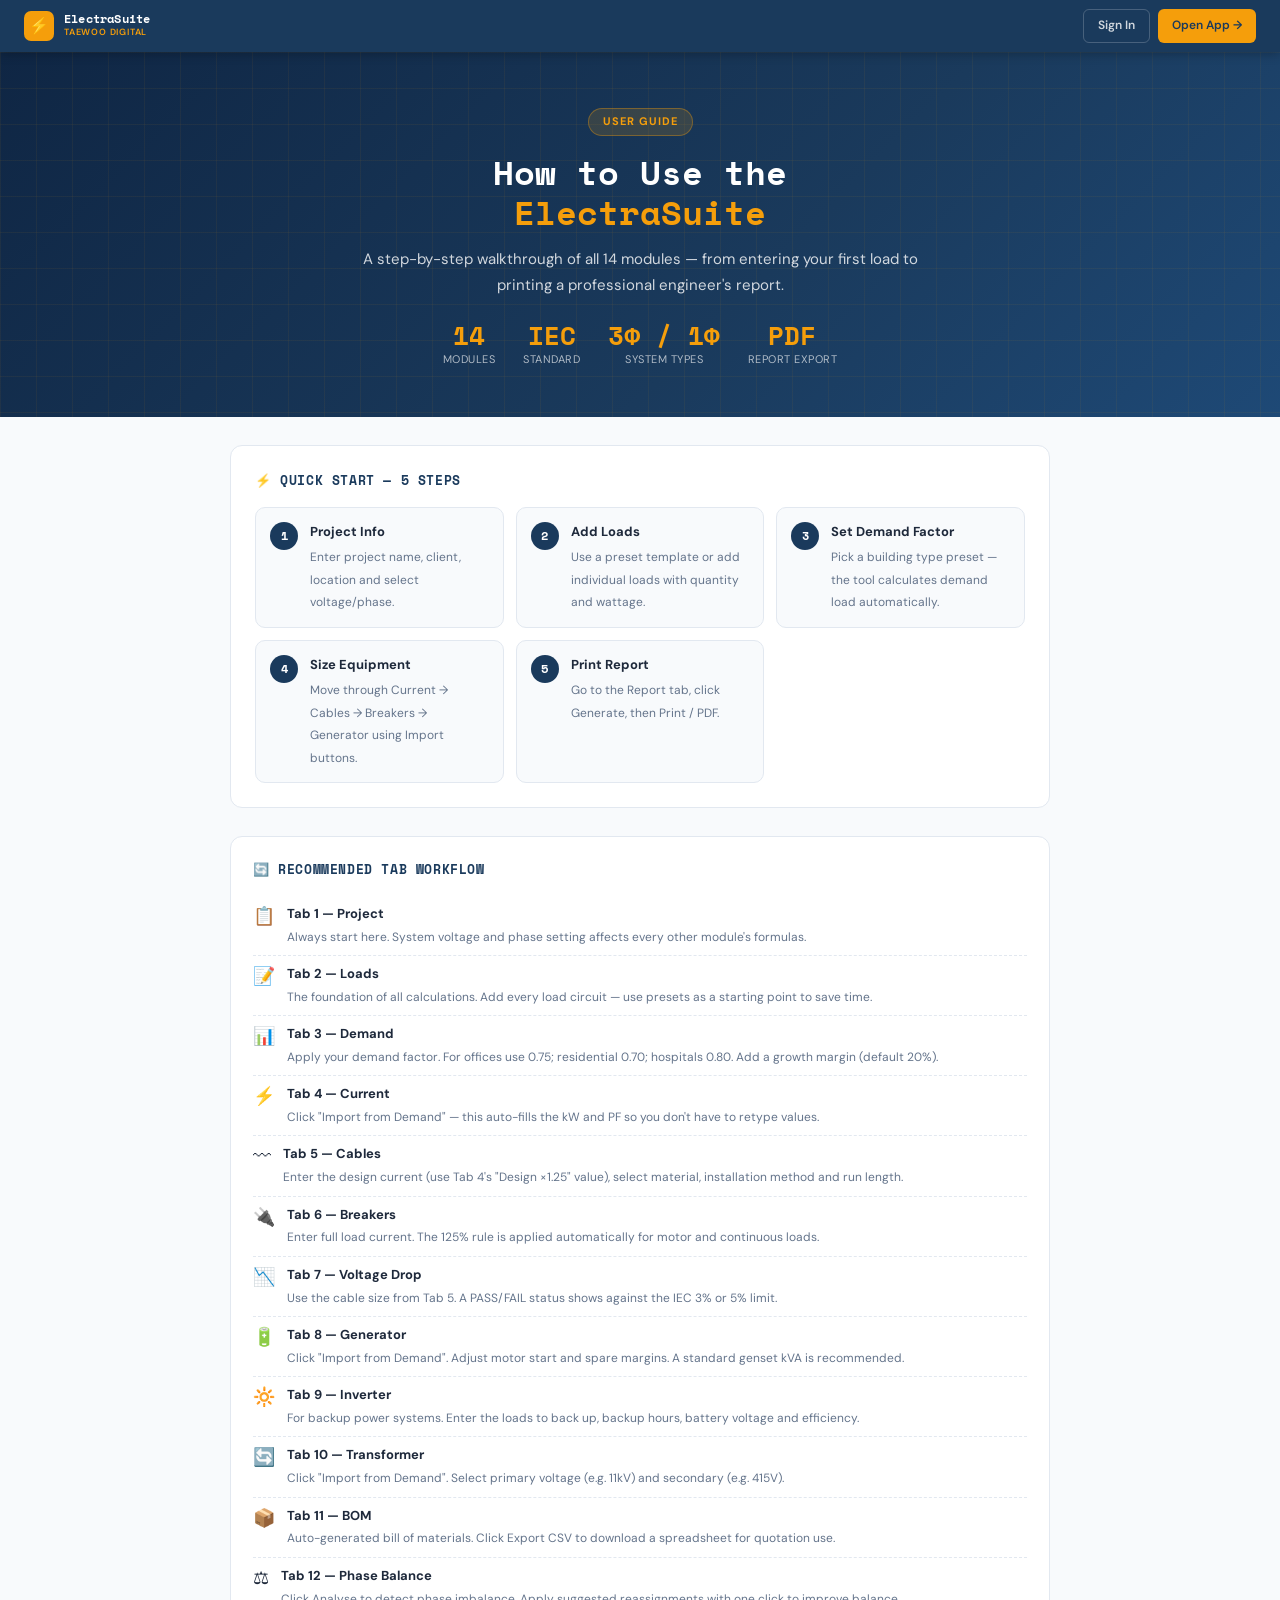
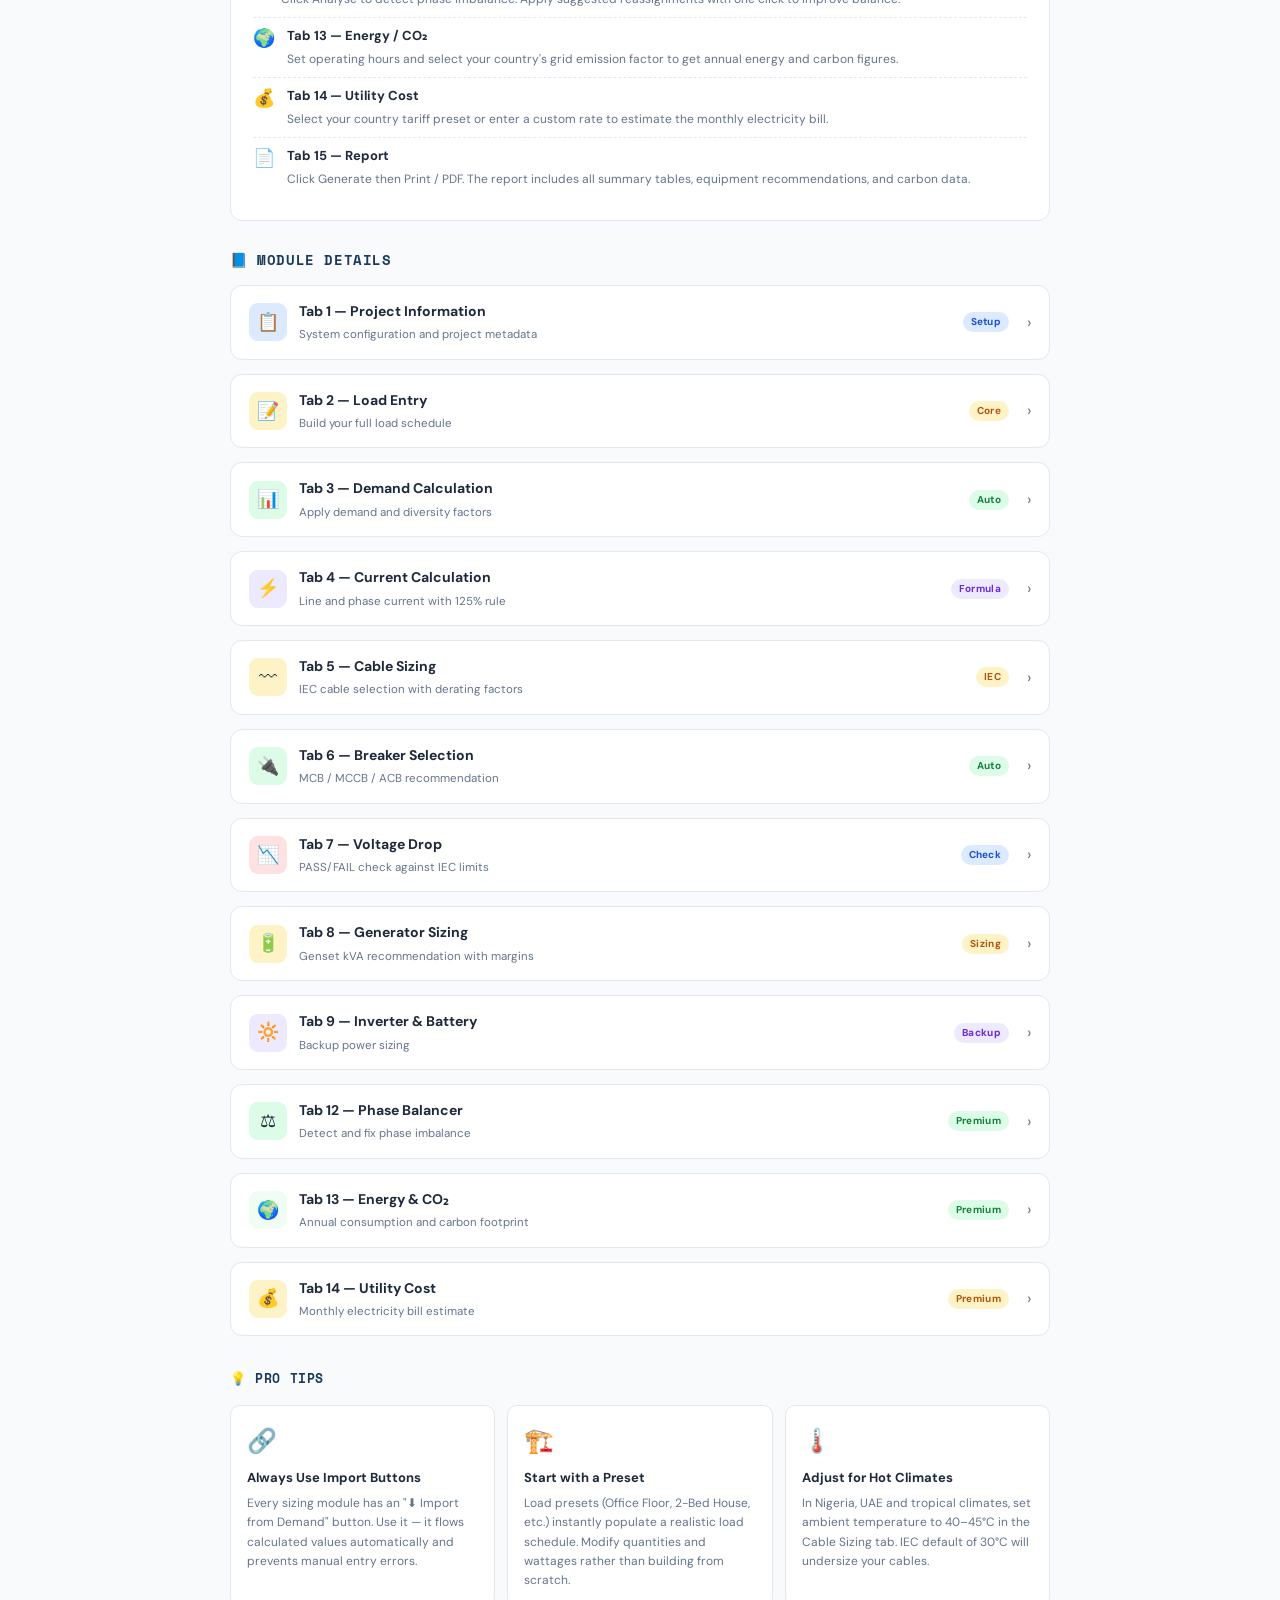
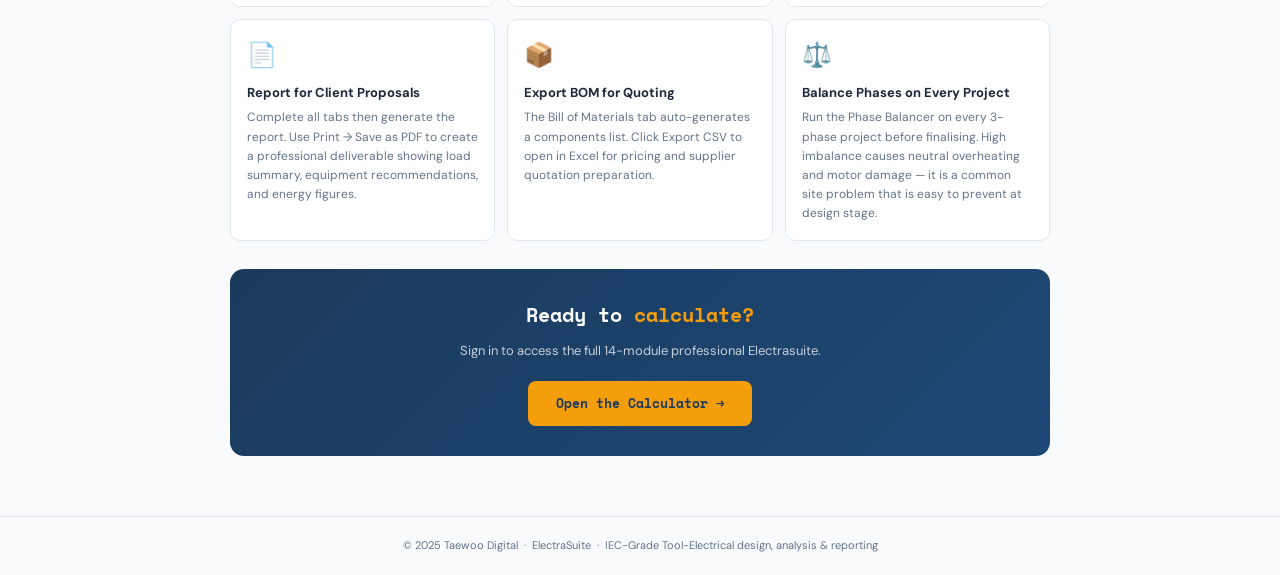
<file: help/index.html>
<!DOCTYPE html>
<html lang="en">
<head>
  <meta charset="UTF-8">
  <meta name="viewport" content="width=device-width, initial-scale=1.0">
  <title>How to Use — ElectraSuite</title>
  <link rel="preconnect" href="https://fonts.googleapis.com">
  <link href="https://fonts.googleapis.com/css2?family=Space+Mono:wght@400;700&family=DM+Sans:wght@300;400;500;600&display=swap" rel="stylesheet">
  <style>
    *, *::before, *::after { box-sizing: border-box; margin: 0; padding: 0; }

    :root {
      --bg: #f8fafc;
      --nav: #1a3a5c;
      --accent: #f59e0b;
      --text: #1e293b;
      --muted: #64748b;
      --border: #e2e8f0;
      --card: #fff;
      --blue: #1a3a5c;
      --green: #16a34a;
      --orange: #d97706;
      --red: #dc2626;
    }

    body {
      font-family: 'DM Sans', sans-serif;
      background: var(--bg);
      color: var(--text);
      font-size: 14px;
      line-height: 1.6;
    }

    /* ── NAV ── */
    nav {
      background: var(--nav);
      padding: 0 24px;
      height: 52px;
      display: flex;
      align-items: center;
      justify-content: space-between;
      position: sticky;
      top: 0;
      z-index: 100;
      box-shadow: 0 2px 10px rgba(0,0,0,0.25);
    }

    .nav-left {
      display: flex;
      align-items: center;
      gap: 10px;
    }

    .nav-logo {
      width: 30px; height: 30px;
      background: var(--accent);
      border-radius: 7px;
      display: flex;
      align-items: center;
      justify-content: center;
      font-size: 16px;
      font-weight: 800;
    }

    .nav-brand {
      display: flex;
      flex-direction: column;
      gap: 1px;
    }
    .nav-title {
      font-family: 'Space Mono', monospace;
      font-size: 11.5px;
      font-weight: 700;
      color: #fff;
      letter-spacing: 0.2px;
      line-height: 1;
    }
    .nav-company {
      font-size: 9px;
      color: var(--accent);
      text-transform: uppercase;
      letter-spacing: 0.8px;
      font-weight: 600;
    }

    .nav-right {
      display: flex;
      gap: 8px;
    }

    .nav-btn {
      padding: 6px 14px;
      border-radius: 6px;
      font-size: 12px;
      font-weight: 600;
      cursor: pointer;
      text-decoration: none;
      transition: all 0.2s;
      display: inline-flex;
      align-items: center;
      gap: 5px;
    }

    .nav-btn-outline {
      border: 1px solid rgba(255,255,255,0.2);
      color: rgba(255,255,255,0.8);
      background: transparent;
    }
    .nav-btn-outline:hover { background: rgba(255,255,255,0.1); color: #fff; }

    .nav-btn-primary {
      background: var(--accent);
      color: var(--nav);
      border: none;
    }
    .nav-btn-primary:hover { background: #e08b00; }

    /* ── HERO ── */
    .hero {
      background: linear-gradient(135deg, #0f2644 0%, #1a3a5c 60%, #1e4976 100%);
      color: #fff;
      padding: 56px 24px 48px;
      text-align: center;
      position: relative;
      overflow: hidden;
    }

    .hero::before {
      content: '';
      position: absolute;
      inset: 0;
      background-image:
        linear-gradient(rgba(245,158,11,0.06) 1px, transparent 1px),
        linear-gradient(90deg, rgba(245,158,11,0.06) 1px, transparent 1px);
      background-size: 36px 36px;
      pointer-events: none;
    }

    .hero-badge {
      display: inline-block;
      background: rgba(245,158,11,0.15);
      border: 1px solid rgba(245,158,11,0.35);
      color: var(--accent);
      font-size: 11px;
      font-weight: 700;
      padding: 4px 14px;
      border-radius: 20px;
      letter-spacing: 1px;
      text-transform: uppercase;
      margin-bottom: 16px;
    }

    .hero h1 {
      font-family: 'Space Mono', monospace;
      font-size: clamp(22px, 5vw, 34px);
      font-weight: 700;
      line-height: 1.2;
      margin-bottom: 14px;
      position: relative;
    }

    .hero h1 span { color: var(--accent); }

    .hero p {
      font-size: 15px;
      opacity: 0.8;
      max-width: 600px;
      margin: 0 auto 24px;
      line-height: 1.7;
    }

    .hero-stats {
      display: flex;
      justify-content: center;
      gap: 28px;
      flex-wrap: wrap;
      position: relative;
    }

    .stat {
      text-align: center;
    }
    .stat-val {
      font-family: 'Space Mono', monospace;
      font-size: 26px;
      font-weight: 700;
      color: var(--accent);
      line-height: 1;
    }
    .stat-lbl {
      font-size: 11px;
      opacity: 0.65;
      margin-top: 3px;
      text-transform: uppercase;
      letter-spacing: 0.5px;
    }

    /* ── MAIN LAYOUT ── */
    .wrap {
      max-width: 860px;
      margin: 0 auto;
      padding: 0 20px 60px;
    }

    /* ── QUICK START ── */
    .quick-start {
      background: var(--card);
      border: 1px solid var(--border);
      border-radius: 12px;
      padding: 24px;
      margin: 28px 0;
    }

    .section-title {
      font-family: 'Space Mono', monospace;
      font-size: 13px;
      font-weight: 700;
      color: var(--blue);
      text-transform: uppercase;
      letter-spacing: 0.6px;
      margin-bottom: 16px;
      display: flex;
      align-items: center;
      gap: 8px;
    }

    .steps {
      display: grid;
      grid-template-columns: repeat(auto-fit, minmax(200px, 1fr));
      gap: 12px;
    }

    .step {
      background: var(--bg);
      border: 1px solid var(--border);
      border-radius: 10px;
      padding: 14px;
      display: flex;
      gap: 12px;
      align-items: flex-start;
    }

    .step-num {
      width: 28px;
      height: 28px;
      background: var(--blue);
      color: #fff;
      border-radius: 50%;
      display: flex;
      align-items: center;
      justify-content: center;
      font-family: 'Space Mono', monospace;
      font-size: 12px;
      font-weight: 700;
      flex-shrink: 0;
    }

    .step-text strong {
      display: block;
      font-size: 13px;
      font-weight: 700;
      color: var(--text);
      margin-bottom: 3px;
    }
    .step-text span {
      font-size: 12px;
      color: var(--muted);
    }

    /* ── MODULE CARDS ── */
    .modules {
      display: grid;
      gap: 14px;
      margin-top: 8px;
    }

    .mod-card {
      background: var(--card);
      border: 1px solid var(--border);
      border-radius: 12px;
      overflow: hidden;
    }

    .mod-header {
      display: flex;
      align-items: center;
      gap: 12px;
      padding: 14px 18px;
      cursor: pointer;
      user-select: none;
      transition: background 0.15s;
    }
    .mod-header:hover { background: #f1f5f9; }

    .mod-icon {
      width: 38px;
      height: 38px;
      border-radius: 9px;
      display: flex;
      align-items: center;
      justify-content: center;
      font-size: 18px;
      flex-shrink: 0;
    }

    .mod-info { flex: 1; }
    .mod-info strong {
      font-size: 14px;
      font-weight: 700;
      color: var(--text);
      display: block;
    }
    .mod-info span {
      font-size: 11.5px;
      color: var(--muted);
    }

    .mod-badge {
      font-size: 10px;
      font-weight: 700;
      padding: 2px 8px;
      border-radius: 10px;
      letter-spacing: 0.3px;
    }

    .badge-blue { background: #dbeafe; color: #1d4ed8; }
    .badge-green { background: #dcfce7; color: #15803d; }
    .badge-orange { background: #fef3c7; color: #b45309; }
    .badge-purple { background: #ede9fe; color: #6d28d9; }

    .mod-toggle {
      font-size: 16px;
      color: var(--muted);
      transition: transform 0.25s;
      margin-left: 6px;
    }
    .mod-toggle.open { transform: rotate(90deg); }

    .mod-body {
      display: none;
      padding: 0 18px 16px;
      border-top: 1px solid var(--border);
    }
    .mod-body.open { display: block; }

    .mod-body p {
      font-size: 13px;
      color: var(--muted);
      margin: 12px 0 10px;
      line-height: 1.65;
    }

    .mod-grid {
      display: grid;
      grid-template-columns: 1fr 1fr;
      gap: 10px;
      margin-top: 10px;
    }

    @media (max-width: 520px) {
      .mod-grid { grid-template-columns: 1fr; }
    }

    .mod-field {
      background: var(--bg);
      border: 1px solid var(--border);
      border-radius: 8px;
      padding: 10px 12px;
    }
    .mod-field .lbl {
      font-size: 10px;
      font-weight: 700;
      color: var(--muted);
      text-transform: uppercase;
      letter-spacing: 0.5px;
      margin-bottom: 4px;
    }
    .mod-field .val {
      font-size: 12.5px;
      color: var(--text);
    }

    .tip-box {
      background: #fffbeb;
      border: 1px solid #fde68a;
      border-left: 3px solid var(--accent);
      border-radius: 0 7px 7px 0;
      padding: 10px 13px;
      font-size: 12px;
      color: #92400e;
      margin-top: 10px;
    }

    .tip-box strong { color: #78350f; }

    /* ── TIPS SECTION ── */
    .tips-grid {
      display: grid;
      grid-template-columns: repeat(auto-fit, minmax(250px, 1fr));
      gap: 12px;
      margin-top: 14px;
    }

    .tip-card {
      background: var(--card);
      border: 1px solid var(--border);
      border-radius: 10px;
      padding: 16px;
    }

    .tip-card .tc-icon {
      font-size: 24px;
      margin-bottom: 8px;
    }

    .tip-card strong {
      display: block;
      font-size: 13px;
      font-weight: 700;
      margin-bottom: 5px;
      color: var(--text);
    }

    .tip-card p {
      font-size: 12px;
      color: var(--muted);
      line-height: 1.6;
    }

    /* ── WORKFLOW ── */
    .workflow {
      background: var(--card);
      border: 1px solid var(--border);
      border-radius: 12px;
      padding: 22px;
      margin: 14px 0;
    }

    .wf-list {
      list-style: none;
      margin-top: 12px;
    }

    .wf-list li {
      display: flex;
      gap: 12px;
      align-items: flex-start;
      padding: 8px 0;
      border-bottom: 1px dashed var(--border);
    }
    .wf-list li:last-child { border-bottom: none; }

    .wf-arrow {
      font-size: 18px;
      flex-shrink: 0;
      line-height: 1.4;
    }

    .wf-text strong {
      font-size: 13px;
      display: block;
      color: var(--text);
    }
    .wf-text span {
      font-size: 12px;
      color: var(--muted);
    }

    /* ── CTA ── */
    .cta {
      background: linear-gradient(135deg, #1a3a5c, #1e4976);
      border-radius: 14px;
      padding: 30px 24px;
      text-align: center;
      color: #fff;
      margin-top: 28px;
    }

    .cta h2 {
      font-family: 'Space Mono', monospace;
      font-size: 20px;
      margin-bottom: 10px;
    }
    .cta h2 span { color: var(--accent); }

    .cta p {
      font-size: 13px;
      opacity: 0.75;
      margin-bottom: 20px;
    }

    .cta-btn {
      display: inline-block;
      background: var(--accent);
      color: var(--nav);
      font-family: 'Space Mono', monospace;
      font-size: 13px;
      font-weight: 700;
      padding: 12px 28px;
      border-radius: 8px;
      text-decoration: none;
      transition: all 0.2s;
    }
    .cta-btn:hover { background: #e08b00; transform: translateY(-1px); box-shadow: 0 4px 20px rgba(245,158,11,0.35); }

    /* ── FOOTER ── */
    footer {
      text-align: center;
      padding: 20px;
      font-size: 11px;
      color: var(--muted);
      border-top: 1px solid var(--border);
    }

    /* ── SCROLL ANIMATION ── */
    .fade-in {
      opacity: 0;
      transform: translateY(16px);
      transition: opacity 0.4s ease, transform 0.4s ease;
    }
    .fade-in.visible {
      opacity: 1;
      transform: none;
    }
  </style>
</head>
<body>

  <!-- NAV -->
  <nav>
    <div class="nav-left">
      <div class="nav-logo">⚡</div>
      <div class="nav-brand">
        <span class="nav-title">ElectraSuite</span>
        <span class="nav-company">Taewoo Digital</span>
      </div>
    </div>
    <div class="nav-right">
      <a class="nav-btn nav-btn-outline" href="/auth/">Sign In</a>
      <a class="nav-btn nav-btn-primary" href="/dashboard/">Open App →</a>
    </div>
  </nav>

  <!-- HERO -->
  <div class="hero">
    <div class="hero-badge">User Guide</div>
    <h1>How to Use the<br><span>ElectraSuite</span></h1>
    <p>A step-by-step walkthrough of all 14 modules — from entering your first load to printing a professional engineer's report.</p>
    <div class="hero-stats">
      <div class="stat"><div class="stat-val">14</div><div class="stat-lbl">Modules</div></div>
      <div class="stat"><div class="stat-val">IEC</div><div class="stat-lbl">Standard</div></div>
      <div class="stat"><div class="stat-val">3Φ / 1Φ</div><div class="stat-lbl">System Types</div></div>
      <div class="stat"><div class="stat-val">PDF</div><div class="stat-lbl">Report Export</div></div>
    </div>
  </div>

  <div class="wrap">

    <!-- QUICK START -->
    <div class="quick-start fade-in">
      <div class="section-title">⚡ Quick Start — 5 Steps</div>
      <div class="steps">
        <div class="step">
          <div class="step-num">1</div>
          <div class="step-text"><strong>Project Info</strong><span>Enter project name, client, location and select voltage/phase.</span></div>
        </div>
        <div class="step">
          <div class="step-num">2</div>
          <div class="step-text"><strong>Add Loads</strong><span>Use a preset template or add individual loads with quantity and wattage.</span></div>
        </div>
        <div class="step">
          <div class="step-num">3</div>
          <div class="step-text"><strong>Set Demand Factor</strong><span>Pick a building type preset — the tool calculates demand load automatically.</span></div>
        </div>
        <div class="step">
          <div class="step-num">4</div>
          <div class="step-text"><strong>Size Equipment</strong><span>Move through Current → Cables → Breakers → Generator using Import buttons.</span></div>
        </div>
        <div class="step">
          <div class="step-num">5</div>
          <div class="step-text"><strong>Print Report</strong><span>Go to the Report tab, click Generate, then Print / PDF.</span></div>
        </div>
      </div>
    </div>

    <!-- RECOMMENDED WORKFLOW -->
    <div class="workflow fade-in">
      <div class="section-title">🔄 Recommended Tab Workflow</div>
      <ul class="wf-list">
        <li>
          <span class="wf-arrow">📋</span>
          <div class="wf-text"><strong>Tab 1 — Project</strong><span>Always start here. System voltage and phase setting affects every other module's formulas.</span></div>
        </li>
        <li>
          <span class="wf-arrow">📝</span>
          <div class="wf-text"><strong>Tab 2 — Loads</strong><span>The foundation of all calculations. Add every load circuit — use presets as a starting point to save time.</span></div>
        </li>
        <li>
          <span class="wf-arrow">📊</span>
          <div class="wf-text"><strong>Tab 3 — Demand</strong><span>Apply your demand factor. For offices use 0.75; residential 0.70; hospitals 0.80. Add a growth margin (default 20%).</span></div>
        </li>
        <li>
          <span class="wf-arrow">⚡</span>
          <div class="wf-text"><strong>Tab 4 — Current</strong><span>Click "Import from Demand" — this auto-fills the kW and PF so you don't have to retype values.</span></div>
        </li>
        <li>
          <span class="wf-arrow">〰</span>
          <div class="wf-text"><strong>Tab 5 — Cables</strong><span>Enter the design current (use Tab 4's "Design ×1.25" value), select material, installation method and run length.</span></div>
        </li>
        <li>
          <span class="wf-arrow">🔌</span>
          <div class="wf-text"><strong>Tab 6 — Breakers</strong><span>Enter full load current. The 125% rule is applied automatically for motor and continuous loads.</span></div>
        </li>
        <li>
          <span class="wf-arrow">📉</span>
          <div class="wf-text"><strong>Tab 7 — Voltage Drop</strong><span>Use the cable size from Tab 5. A PASS/FAIL status shows against the IEC 3% or 5% limit.</span></div>
        </li>
        <li>
          <span class="wf-arrow">🔋</span>
          <div class="wf-text"><strong>Tab 8 — Generator</strong><span>Click "Import from Demand". Adjust motor start and spare margins. A standard genset kVA is recommended.</span></div>
        </li>
        <li>
          <span class="wf-arrow">🔆</span>
          <div class="wf-text"><strong>Tab 9 — Inverter</strong><span>For backup power systems. Enter the loads to back up, backup hours, battery voltage and efficiency.</span></div>
        </li>
        <li>
          <span class="wf-arrow">🔄</span>
          <div class="wf-text"><strong>Tab 10 — Transformer</strong><span>Click "Import from Demand". Select primary voltage (e.g. 11kV) and secondary (e.g. 415V).</span></div>
        </li>
        <li>
          <span class="wf-arrow">📦</span>
          <div class="wf-text"><strong>Tab 11 — BOM</strong><span>Auto-generated bill of materials. Click Export CSV to download a spreadsheet for quotation use.</span></div>
        </li>
        <li>
          <span class="wf-arrow">⚖</span>
          <div class="wf-text"><strong>Tab 12 — Phase Balance</strong><span>Click Analyse to detect phase imbalance. Apply suggested reassignments with one click to improve balance.</span></div>
        </li>
        <li>
          <span class="wf-arrow">🌍</span>
          <div class="wf-text"><strong>Tab 13 — Energy / CO₂</strong><span>Set operating hours and select your country's grid emission factor to get annual energy and carbon figures.</span></div>
        </li>
        <li>
          <span class="wf-arrow">💰</span>
          <div class="wf-text"><strong>Tab 14 — Utility Cost</strong><span>Select your country tariff preset or enter a custom rate to estimate the monthly electricity bill.</span></div>
        </li>
        <li>
          <span class="wf-arrow">📄</span>
          <div class="wf-text"><strong>Tab 15 — Report</strong><span>Click Generate then Print / PDF. The report includes all summary tables, equipment recommendations, and carbon data.</span></div>
        </li>
      </ul>
    </div>

    <!-- MODULE DETAILS -->
    <div class="section-title" style="margin: 28px 0 14px; font-size: 14px;">📘 Module Details</div>
    <div class="modules">

      <!-- PROJECT INFO -->
      <div class="mod-card fade-in">
        <div class="mod-header" onclick="toggle(this)">
          <div class="mod-icon" style="background:#dbeafe">📋</div>
          <div class="mod-info"><strong>Tab 1 — Project Information</strong><span>System configuration and project metadata</span></div>
          <span class="mod-badge badge-blue">Setup</span>
          <span class="mod-toggle">›</span>
        </div>
        <div class="mod-body">
          <p>Fill in the project name, client name, location and engineer's name. These appear on the printed report. Most importantly, set your <strong>system type</strong> (single or three phase) and <strong>supply voltage</strong> here — this affects every formula across all modules.</p>
          <div class="mod-grid">
            <div class="mod-field"><div class="lbl">Common Voltages</div><div class="val">230V (1Φ) · 415V (3Φ) · 400V (3Φ) · 240V (1Φ)</div></div>
            <div class="mod-field"><div class="lbl">Power Factor Default</div><div class="val">0.8 — edit this for your installation type</div></div>
          </div>
          <div class="tip-box"><strong>💡 Tip:</strong> Nigeria and most of Africa use 230V single phase / 415V three phase at 50Hz. North America uses 120V / 208V at 60Hz.</div>
        </div>
      </div>

      <!-- LOADS -->
      <div class="mod-card fade-in">
        <div class="mod-header" onclick="toggle(this)">
          <div class="mod-icon" style="background:#fef3c7">📝</div>
          <div class="mod-info"><strong>Tab 2 — Load Entry</strong><span>Build your full load schedule</span></div>
          <span class="mod-badge badge-orange">Core</span>
          <span class="mod-toggle">›</span>
        </div>
        <div class="mod-body">
          <p>This is the most important tab — all other calculations flow from the loads you enter here. Each load row has: <strong>Description, Category, Quantity, Unit Watts, Power Factor, Demand Factor and Phase Assignment</strong>.</p>
          <div class="mod-grid">
            <div class="mod-field"><div class="lbl">Quick Presets</div><div class="val">2-Bed House · Office Floor · School · Hotel · Warehouse</div></div>
            <div class="mod-field"><div class="lbl">Phase Options</div><div class="val">R · Y · B · R+Y+B (balanced 3-phase loads)</div></div>
            <div class="mod-field"><div class="lbl">Demand Factor</div><div class="val">Fraction of time a load is actually running (0.1–1.0)</div></div>
            <div class="mod-field"><div class="lbl">Total Auto-Sum</div><div class="val">Connected load total updates live at the bottom</div></div>
          </div>
          <div class="tip-box"><strong>💡 Tip:</strong> Use a preset first to populate sample data, then modify quantities and wattages to match your actual project. This is much faster than starting from scratch.</div>
        </div>
      </div>

      <!-- DEMAND -->
      <div class="mod-card fade-in">
        <div class="mod-header" onclick="toggle(this)">
          <div class="mod-icon" style="background:#dcfce7">📊</div>
          <div class="mod-info"><strong>Tab 3 — Demand Calculation</strong><span>Apply demand and diversity factors</span></div>
          <span class="mod-badge badge-green">Auto</span>
          <span class="mod-toggle">›</span>
        </div>
        <div class="mod-body">
          <p>Formula: <strong>Demand Load = Connected Load × Demand Factor ÷ Diversity Factor</strong>. Demand factor accounts for the fact that not all loads run simultaneously at full capacity. The growth margin adds headroom for future expansion.</p>
          <div class="mod-grid">
            <div class="mod-field"><div class="lbl">Office Preset</div><div class="val">0.75 demand factor</div></div>
            <div class="mod-field"><div class="lbl">Hospital Preset</div><div class="val">0.80 — higher because critical loads run continuously</div></div>
            <div class="mod-field"><div class="lbl">Warehouse Preset</div><div class="val">0.50 — intermittent industrial loads</div></div>
            <div class="mod-field"><div class="lbl">Growth Margin</div><div class="val">Default 20% — adds to Design kVA for sizing</div></div>
          </div>
          <div class="tip-box"><strong>💡 Tip:</strong> The "Design +Margin" kVA figure is what you use for generator and transformer sizing — it already includes your growth headroom.</div>
        </div>
      </div>

      <!-- CURRENT -->
      <div class="mod-card fade-in">
        <div class="mod-header" onclick="toggle(this)">
          <div class="mod-icon" style="background:#ede9fe">⚡</div>
          <div class="mod-info"><strong>Tab 4 — Current Calculation</strong><span>Line and phase current with 125% rule</span></div>
          <span class="mod-badge badge-purple">Formula</span>
          <span class="mod-toggle">›</span>
        </div>
        <div class="mod-body">
          <p>Automatically switches formula based on your system type: <strong>3Φ: I = P ÷ (√3 × V × PF)</strong> or <strong>1Φ: I = P ÷ (V × PF)</strong>. The "Design ×1.25" value adds the NEC/IEC 125% continuous-load safety factor — this is the value to use for cable and breaker sizing.</p>
          <div class="tip-box"><strong>💡 Tip:</strong> Click the yellow "⬇ Import from Demand" button to auto-fill the kW and PF from Tab 3. Never manually retype these values — it avoids transcription errors.</div>
        </div>
      </div>

      <!-- CABLES -->
      <div class="mod-card fade-in">
        <div class="mod-header" onclick="toggle(this)">
          <div class="mod-icon" style="background:#fef3c7">〰</div>
          <div class="mod-info"><strong>Tab 5 — Cable Sizing</strong><span>IEC cable selection with derating factors</span></div>
          <span class="mod-badge badge-orange">IEC</span>
          <span class="mod-toggle">›</span>
        </div>
        <div class="mod-body">
          <p>Selects the minimum cable size from IEC reference tables based on your corrected current (after derating for temperature and grouping). Also performs a voltage drop check against your chosen limit.</p>
          <div class="mod-grid">
            <div class="mod-field"><div class="lbl">Installation Method A1</div><div class="val">Conduit inside wall — most restrictive (lowest ratings)</div></div>
            <div class="mod-field"><div class="lbl">Installation Method C</div><div class="val">Clipped direct — good airflow, higher ratings</div></div>
            <div class="mod-field"><div class="lbl">Method E / F</div><div class="val">Cable tray / free air — highest current ratings</div></div>
            <div class="mod-field"><div class="lbl">Ambient Temp</div><div class="val">Higher temps derate cable capacity — adjust for site conditions</div></div>
          </div>
          <div class="tip-box"><strong>💡 Tip:</strong> In Nigeria and hot climates, set ambient temperature to 40–45°C rather than the default 30°C. This will increase the recommended cable size to compensate for heat derating.</div>
        </div>
      </div>

      <!-- BREAKERS -->
      <div class="mod-card fade-in">
        <div class="mod-header" onclick="toggle(this)">
          <div class="mod-icon" style="background:#dcfce7">🔌</div>
          <div class="mod-info"><strong>Tab 6 — Breaker Selection</strong><span>MCB / MCCB / ACB recommendation</span></div>
          <span class="mod-badge badge-green">Auto</span>
          <span class="mod-toggle">›</span>
        </div>
        <div class="mod-body">
          <p>Selects the next standard breaker rating above your required current. For motor and continuous loads, the 125% multiplier is applied before selecting the rating.</p>
          <div class="mod-grid">
            <div class="mod-field"><div class="lbl">MCB Range</div><div class="val">6–100A — for lighting and small circuit protection</div></div>
            <div class="mod-field"><div class="lbl">MCCB Range</div><div class="val">100–630A — main distribution boards</div></div>
            <div class="mod-field"><div class="lbl">ACB Range</div><div class="val">630A+ — incoming main switchgear</div></div>
            <div class="mod-field"><div class="lbl">Motor Load</div><div class="val">Select "Motor Load" type for proper 125% sizing</div></div>
          </div>
          <div class="tip-box"><strong>💡 Tip:</strong> Always match breaking capacity (Icu) to the available fault level at the installation point. Use 10kA for most distribution boards; 25kA+ near transformers.</div>
        </div>
      </div>

      <!-- VOLT DROP -->
      <div class="mod-card fade-in">
        <div class="mod-header" onclick="toggle(this)">
          <div class="mod-icon" style="background:#fee2e2">📉</div>
          <div class="mod-info"><strong>Tab 7 — Voltage Drop</strong><span>PASS/FAIL check against IEC limits</span></div>
          <span class="mod-badge badge-blue">Check</span>
          <span class="mod-toggle">›</span>
        </div>
        <div class="mod-body">
          <p>Calculates voltage drop using cable resistance from IEC tables. Shows result in Volts and percentage, with PASS/FAIL against your chosen standard. If the cable from Tab 5 fails, increase the cable size here until it passes.</p>
          <div class="mod-grid">
            <div class="mod-field"><div class="lbl">IEC Preferred Limit</div><div class="val">3% for final circuits from distribution board</div></div>
            <div class="mod-field"><div class="lbl">Acceptable Limit</div><div class="val">5% for long sub-mains in large installations</div></div>
          </div>
          <div class="tip-box"><strong>💡 Tip:</strong> If you get a FAIL result, go back to Tab 5 and increase the cable size by one or two steps. Long cable runs — common in warehouses and campuses — often require upsizing beyond the current rating alone.</div>
        </div>
      </div>

      <!-- GENERATOR -->
      <div class="mod-card fade-in">
        <div class="mod-header" onclick="toggle(this)">
          <div class="mod-icon" style="background:#fef3c7">🔋</div>
          <div class="mod-info"><strong>Tab 8 — Generator Sizing</strong><span>Genset kVA recommendation with margins</span></div>
          <span class="mod-badge badge-orange">Sizing</span>
          <span class="mod-toggle">›</span>
        </div>
        <div class="mod-body">
          <p>Adds a motor start margin (default 25%) for motor inrush current, plus a spare capacity margin (default 20%), then selects the nearest standard genset size. Supports diesel, gas and dual fuel options.</p>
          <div class="tip-box"><strong>💡 Tip:</strong> For sites with many motors (pumps, compressors, lifts), increase the motor start margin to 35–50%. Motor starting current can be 6–8× running current and will trip an undersized generator.</div>
        </div>
      </div>

      <!-- INVERTER -->
      <div class="mod-card fade-in">
        <div class="mod-header" onclick="toggle(this)">
          <div class="mod-icon" style="background:#ede9fe">🔆</div>
          <div class="mod-info"><strong>Tab 9 — Inverter &amp; Battery</strong><span>Backup power sizing</span></div>
          <span class="mod-badge badge-purple">Backup</span>
          <span class="mod-toggle">›</span>
        </div>
        <div class="mod-body">
          <p>Calculates inverter kVA size and the total battery bank in Ah. Accounts for inverter efficiency, battery efficiency, and depth of discharge to give real-world usable capacity.</p>
          <div class="mod-grid">
            <div class="mod-field"><div class="lbl">Depth of Discharge</div><div class="val">Lead Acid: 50% max · LiFePO4: 80–90% safe DoD</div></div>
            <div class="mod-field"><div class="lbl">Battery Voltage</div><div class="val">48V is most efficient for larger systems (lower current)</div></div>
          </div>
          <div class="tip-box"><strong>💡 Tip:</strong> For critical loads only (not whole building), enter just the load you need to keep running during outages. This will size a much more cost-effective battery bank.</div>
        </div>
      </div>

      <!-- PHASE BALANCE -->
      <div class="mod-card fade-in">
        <div class="mod-header" onclick="toggle(this)">
          <div class="mod-icon" style="background:#dcfce7">⚖</div>
          <div class="mod-info"><strong>Tab 12 — Phase Balancer</strong><span>Detect and fix phase imbalance</span></div>
          <span class="mod-badge badge-green">Premium</span>
          <span class="mod-toggle">›</span>
        </div>
        <div class="mod-body">
          <p>Analyses your load schedule, calculates the percentage imbalance between R, Y and B phases, and suggests specific load reassignments to improve balance. Shows a before/after comparison and neutral current estimate.</p>
          <div class="mod-grid">
            <div class="mod-field"><div class="lbl">Imbalance &lt; 5%</div><div class="val">Excellent — no action needed</div></div>
            <div class="mod-field"><div class="lbl">Imbalance 5–15%</div><div class="val">Acceptable — minor reassignment recommended</div></div>
            <div class="mod-field"><div class="lbl">Imbalance &gt; 25%</div><div class="val">Critical — high neutral current, risk of overheating</div></div>
            <div class="mod-field"><div class="lbl">Apply All Button</div><div class="val">Applies all suggested reassignments in one click</div></div>
          </div>
          <div class="tip-box"><strong>💡 Tip:</strong> High phase imbalance causes excessive neutral current, overheating of neutral conductors, and voltage imbalance which damages motors. Always aim for under 5% on balanced distribution systems.</div>
        </div>
      </div>

      <!-- ENERGY & CARBON -->
      <div class="mod-card fade-in">
        <div class="mod-header" onclick="toggle(this)">
          <div class="mod-icon" style="background:#f0fdf4">🌍</div>
          <div class="mod-info"><strong>Tab 13 — Energy &amp; CO₂</strong><span>Annual consumption and carbon footprint</span></div>
          <span class="mod-badge badge-green">Premium</span>
          <span class="mod-toggle">›</span>
        </div>
        <div class="mod-body">
          <p>Calculates daily, monthly and annual energy consumption in kWh, then converts to tonnes of CO₂ using your country's grid emission factor. Shows how many trees would be needed annually to offset the carbon footprint.</p>
          <div class="tip-box"><strong>💡 Tip:</strong> This module is very useful for green building certifications and sustainability reports. Select your country from the emission factor cards for the most accurate figure.</div>
        </div>
      </div>

      <!-- UTILITY COST -->
      <div class="mod-card fade-in">
        <div class="mod-header" onclick="toggle(this)">
          <div class="mod-icon" style="background:#fef3c7">💰</div>
          <div class="mod-info"><strong>Tab 14 — Utility Cost</strong><span>Monthly electricity bill estimate</span></div>
          <span class="mod-badge badge-orange">Premium</span>
          <span class="mod-toggle">›</span>
        </div>
        <div class="mod-body">
          <p>Estimates the monthly electricity bill by applying energy tariff, demand charges, fixed charges and taxes. Preset tariffs are available for Nigeria, UK, USA, Ghana, South Africa and UAE. Includes energy-saving recommendations based on your load profile.</p>
          <div class="tip-box"><strong>💡 Tip:</strong> The cost breakdown by category identifies your biggest cost drivers. HVAC and motors are typically 60–70% of industrial bills — use this data to justify efficiency upgrades to your client.</div>
        </div>
      </div>

    </div>

    <!-- TIPS -->
    <div class="section-title" style="margin: 32px 0 16px;">💡 Pro Tips</div>
    <div class="tips-grid">
      <div class="tip-card fade-in">
        <div class="tc-icon">🔗</div>
        <strong>Always Use Import Buttons</strong>
        <p>Every sizing module has an "⬇ Import from Demand" button. Use it — it flows calculated values automatically and prevents manual entry errors.</p>
      </div>
      <div class="tip-card fade-in">
        <div class="tc-icon">🏗️</div>
        <strong>Start with a Preset</strong>
        <p>Load presets (Office Floor, 2-Bed House, etc.) instantly populate a realistic load schedule. Modify quantities and wattages rather than building from scratch.</p>
      </div>
      <div class="tip-card fade-in">
        <div class="tc-icon">🌡️</div>
        <strong>Adjust for Hot Climates</strong>
        <p>In Nigeria, UAE and tropical climates, set ambient temperature to 40–45°C in the Cable Sizing tab. IEC default of 30°C will undersize your cables.</p>
      </div>
      <div class="tip-card fade-in">
        <div class="tc-icon">📄</div>
        <strong>Report for Client Proposals</strong>
        <p>Complete all tabs then generate the report. Use Print → Save as PDF to create a professional deliverable showing load summary, equipment recommendations, and energy figures.</p>
      </div>
      <div class="tip-card fade-in">
        <div class="tc-icon">📦</div>
        <strong>Export BOM for Quoting</strong>
        <p>The Bill of Materials tab auto-generates a components list. Click Export CSV to open in Excel for pricing and supplier quotation preparation.</p>
      </div>
      <div class="tip-card fade-in">
        <div class="tc-icon">⚖️</div>
        <strong>Balance Phases on Every Project</strong>
        <p>Run the Phase Balancer on every 3-phase project before finalising. High imbalance causes neutral overheating and motor damage — it is a common site problem that is easy to prevent at design stage.</p>
      </div>
    </div>

    <!-- CTA -->
    <div class="cta fade-in">
      <h2>Ready to <span>calculate?</span></h2>
      <p>Sign in to access the full 14-module professional Electrasuite.</p>
      <a href="/dashboard/" class="cta-btn">Open the Calculator →</a>
    </div>

  </div>

  <!-- FOOTER -->
  <footer>
    © 2025 Taewoo Digital &nbsp;·&nbsp; ElectraSuite &nbsp;·&nbsp; IEC-Grade Tool-Electrical design, analysis & reporting
  </footer>

  <script>
    // Accordion toggle
    function toggle(header) {
      const body = header.nextElementSibling;
      const arrow = header.querySelector('.mod-toggle');
      body.classList.toggle('open');
      arrow.classList.toggle('open');
    }

    // Scroll fade-in
    const observer = new IntersectionObserver((entries) => {
      entries.forEach(e => {
        if (e.isIntersecting) {
          e.target.classList.add('visible');
          observer.unobserve(e.target);
        }
      });
    }, { threshold: 0.08 });

    document.querySelectorAll('.fade-in').forEach(el => observer.observe(el));
  </script>
</body>
</html>
</file>
